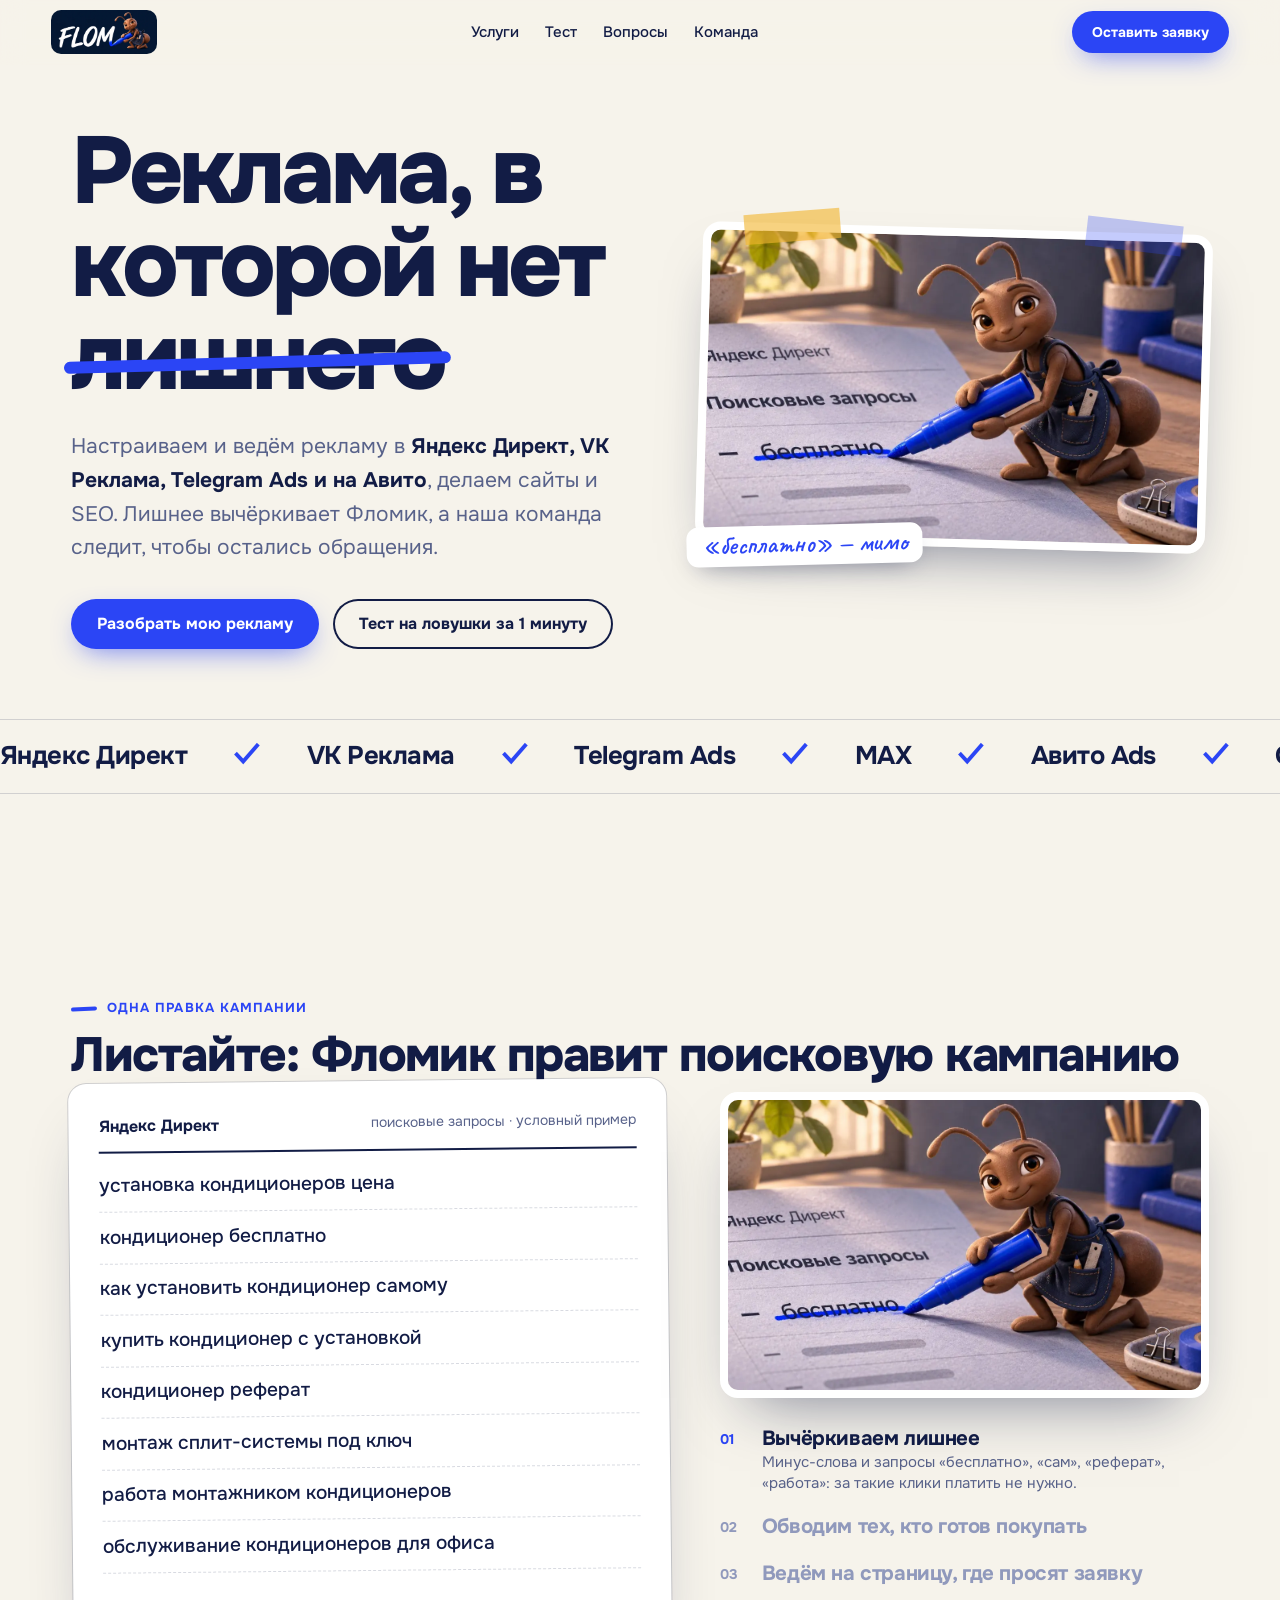
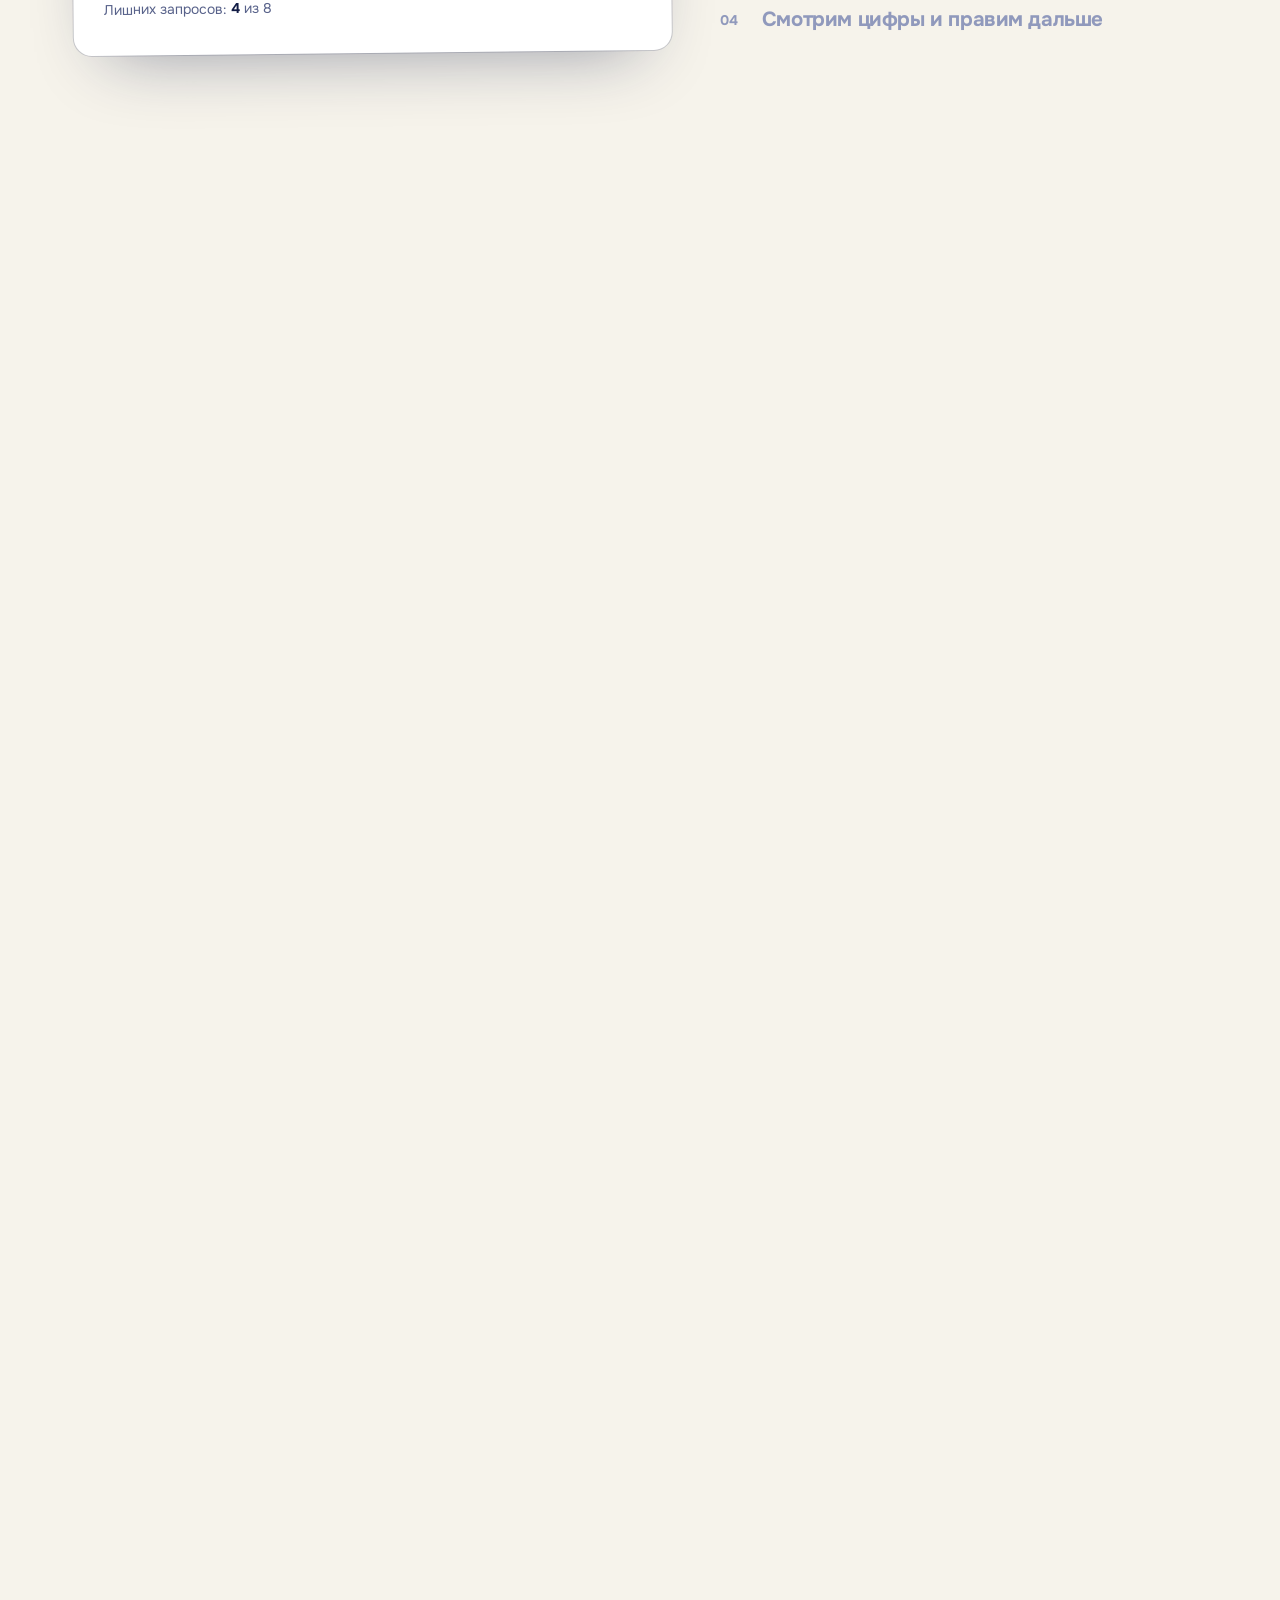
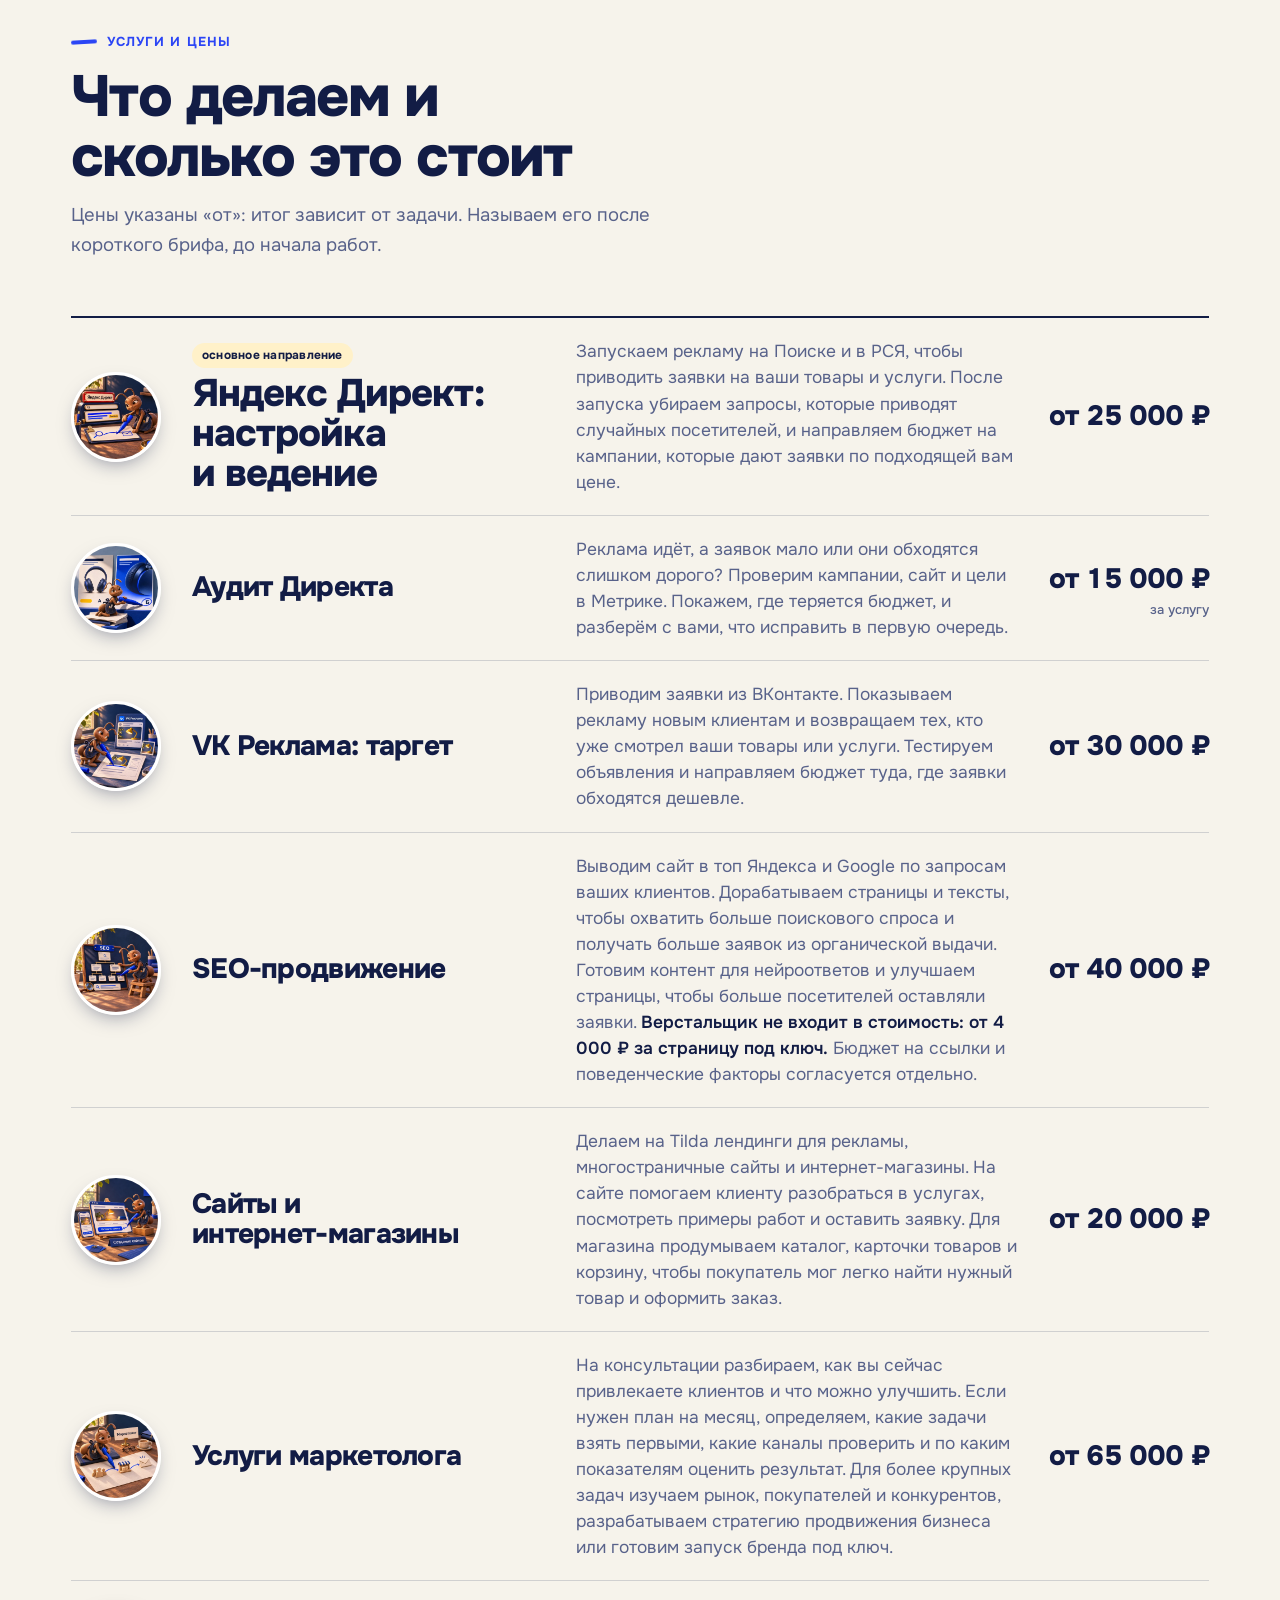
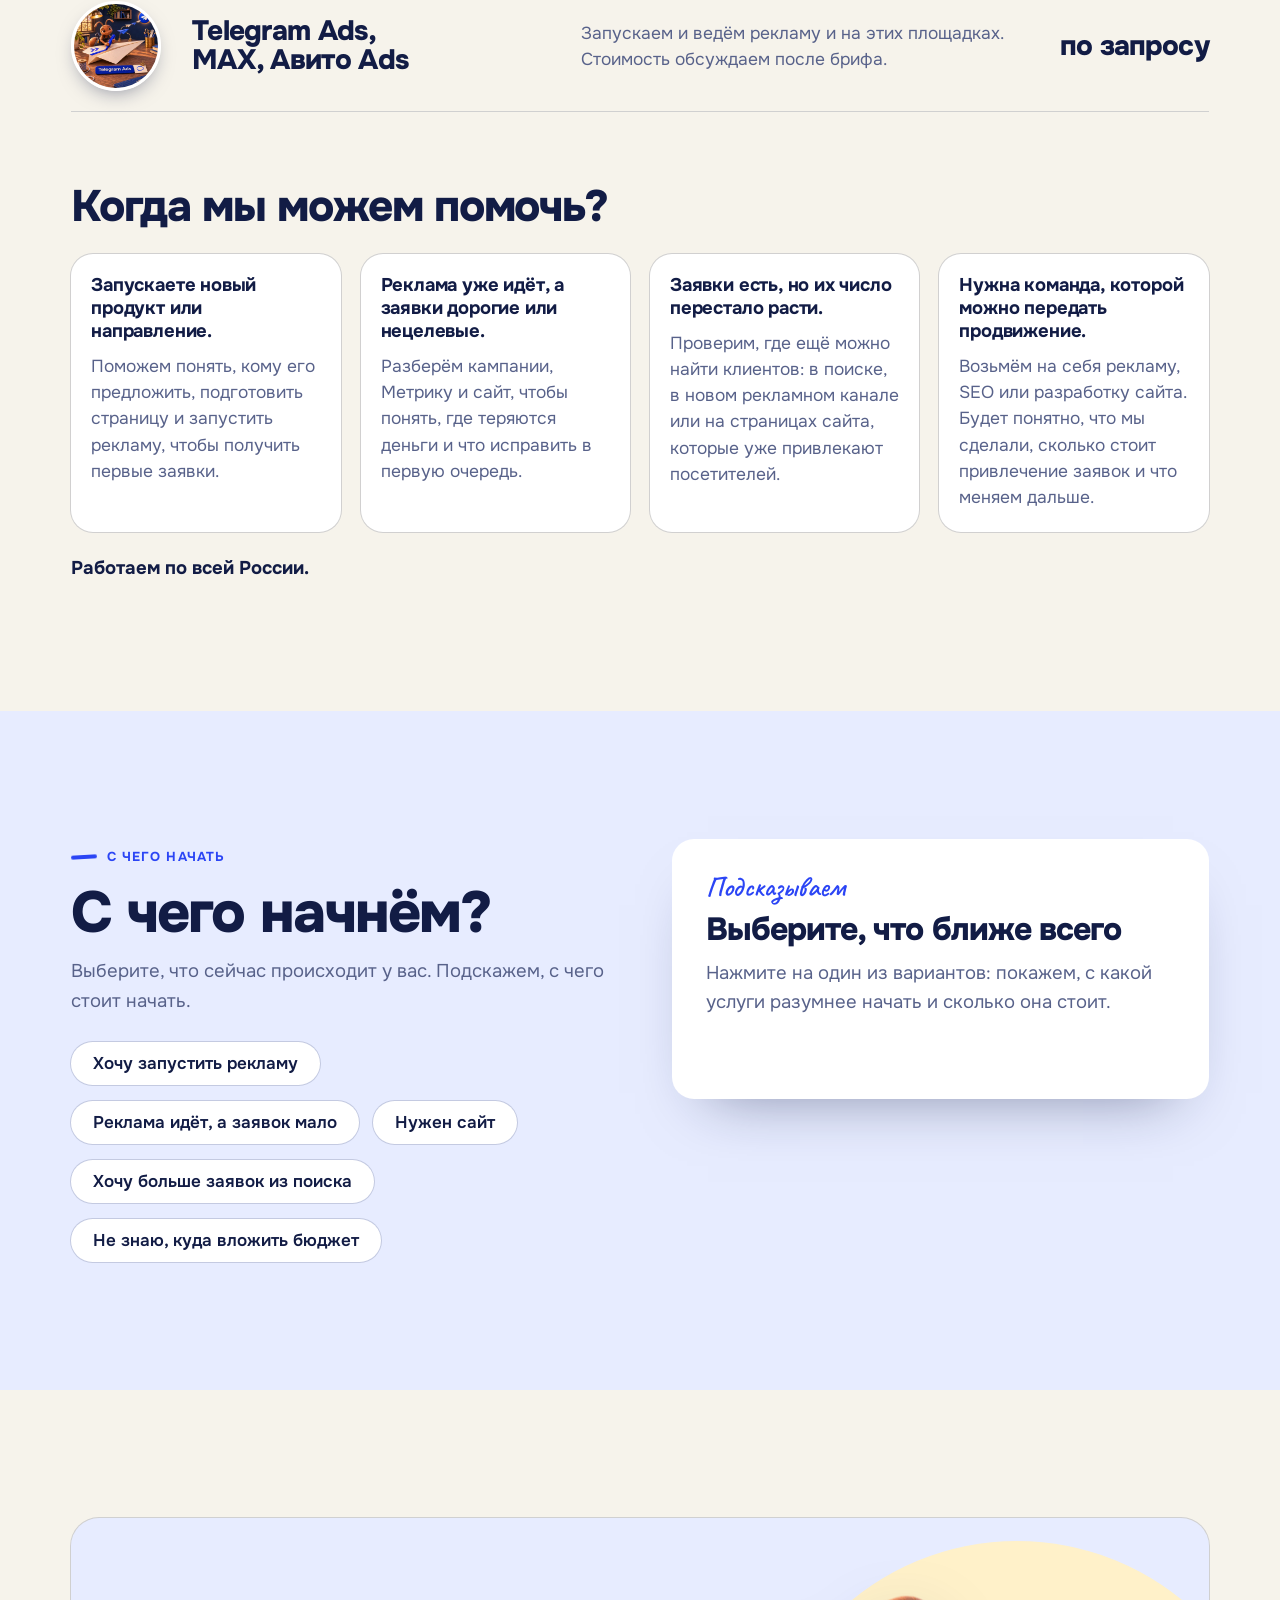
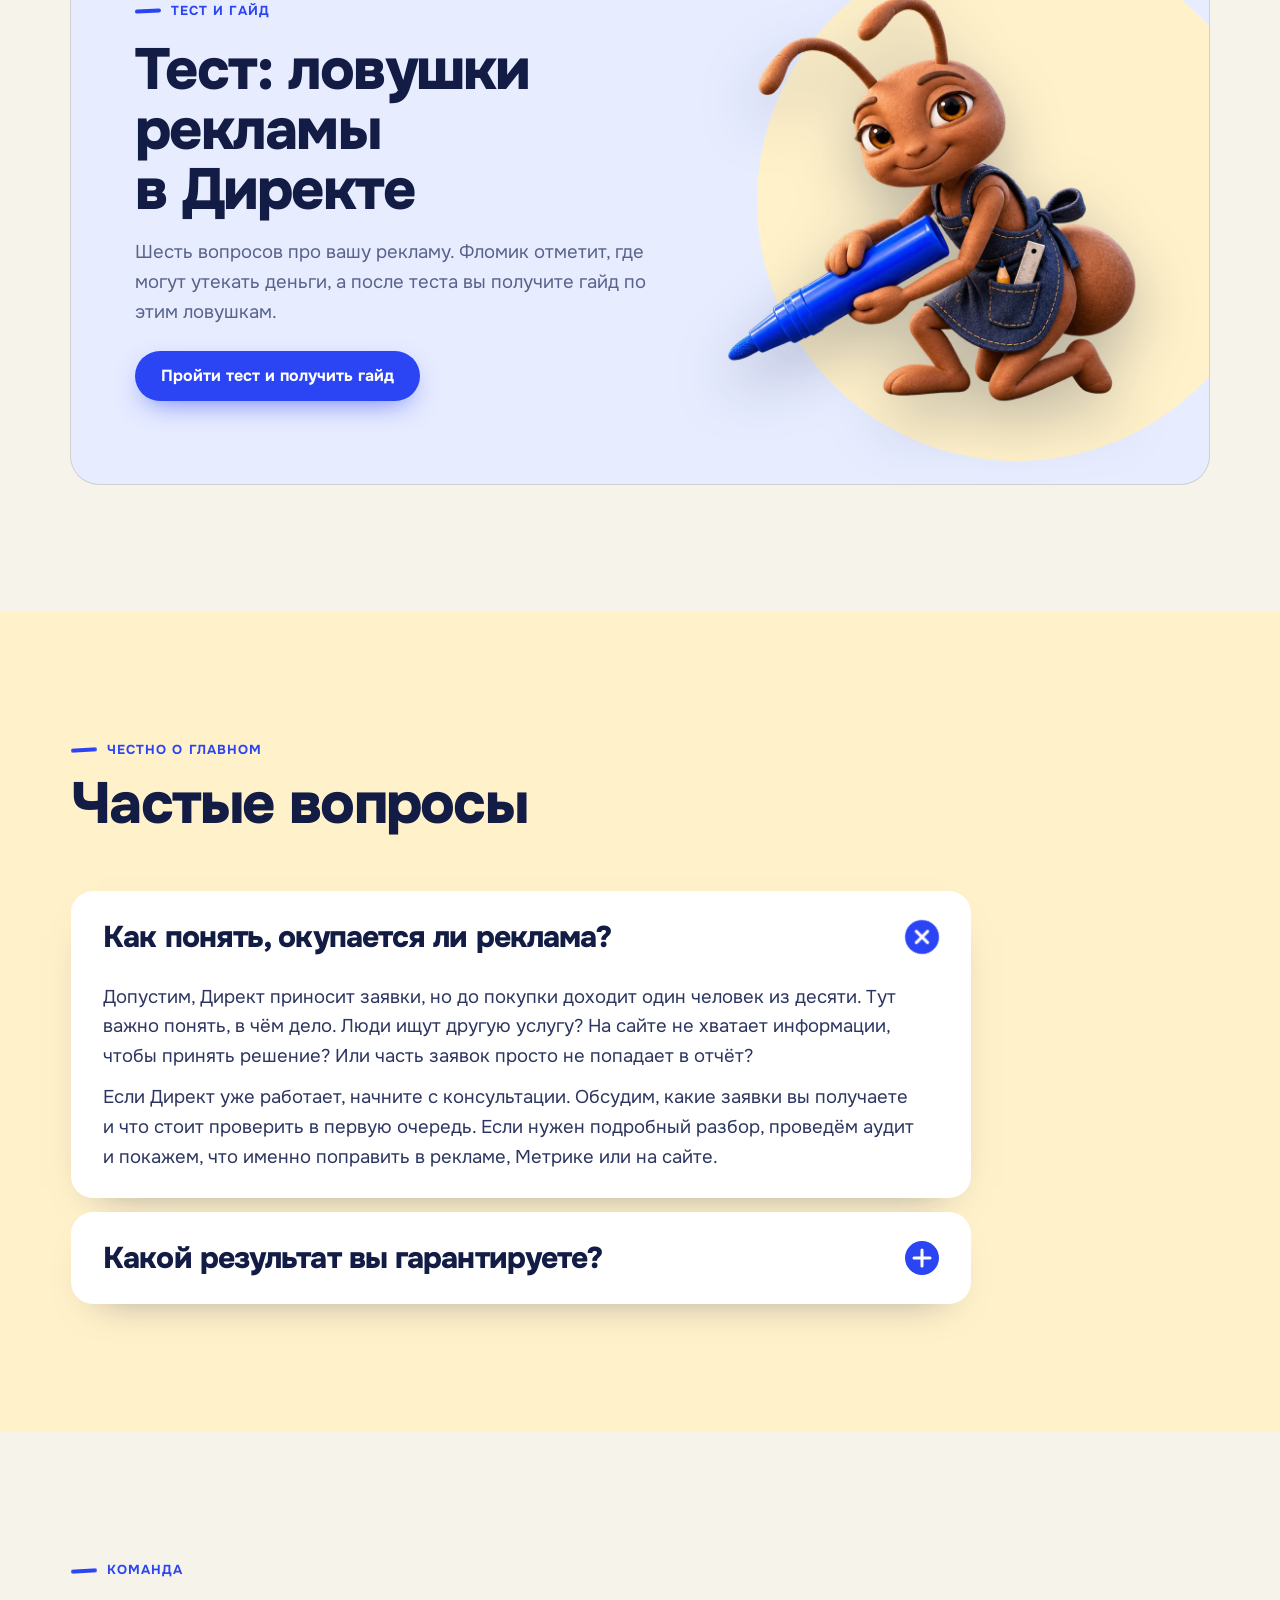
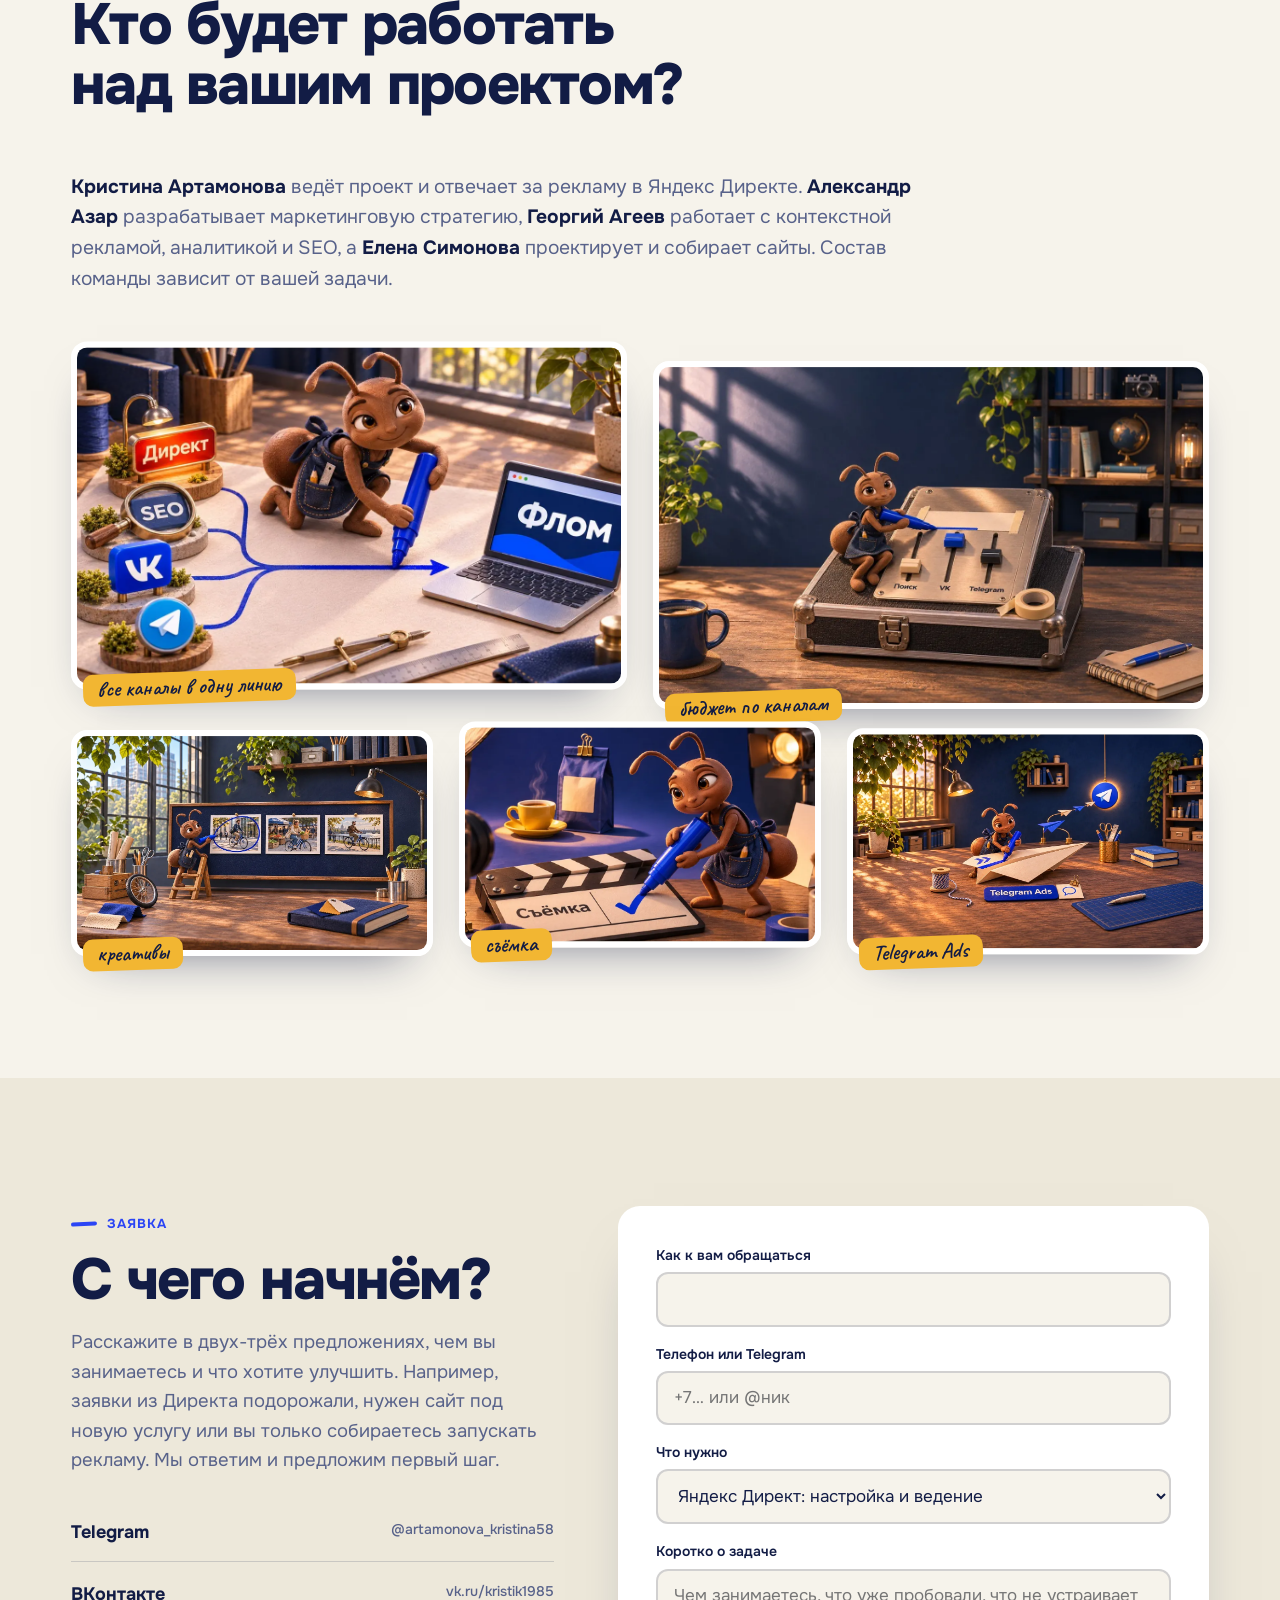
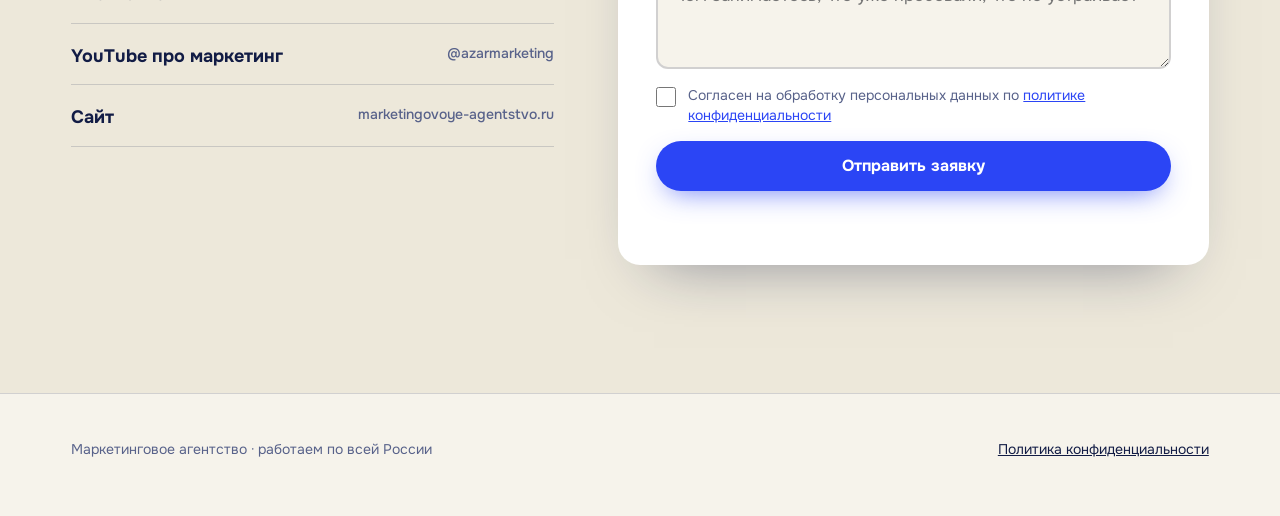
<file: index.html>
<!doctype html>
<html lang="ru">
<head>
<meta charset="utf-8">
<meta name="viewport" content="width=device-width, initial-scale=1">
<title>Маркетинговое агентство: Яндекс Директ, VK Реклама, SEO, сайты</title>
<meta name="description" content="Настраиваем и ведём рекламу в Яндекс Директ, VK Реклама, Telegram Ads и на Авито, делаем сайты и SEO. Директ от 25 000 ₽, аудит от 15 000 ₽. Работаем по всей России.">
<meta property="og:type" content="website">
<meta property="og:title" content="Маркетинговое агентство: реклама, в которой нет лишнего">
<meta property="og:description" content="Яндекс Директ, VK Реклама, Telegram Ads, Авито, сайты и SEO. Лишнее вычёркиваем, заявки оставляем.">
<meta property="og:image" content="https://murzzsite.github.io/artamonova-marketing/img/queries.webp">
<meta name="theme-color" content="#F6F3EB">
<link rel="icon" type="image/png" href="img/favicon.png">
<link rel="preconnect" href="https://fonts.googleapis.com">
<link rel="preconnect" href="https://fonts.gstatic.com" crossorigin>
<link href="https://fonts.googleapis.com/css2?family=Onest:wght@300..800&family=Caveat:wght@600&display=swap" rel="stylesheet">
<link rel="stylesheet" href="styles.css">
<script src="script.js" defer></script>
</head>
<body>
<a class="skip" href="#main">К содержимому</a>

<header class="bar" id="bar">
  <a class="logo" href="#top" aria-label="Фломик, маркетинговое агентство, наверх">
    <img src="img/logo-flom.webp" width="640" height="267" alt="Фломик: логотип">
  </a>
  <nav class="nav" aria-label="Разделы">
    <a href="#services" data-roll>Услуги</a>
    <a href="#test" data-roll>Тест</a>
    <a href="#faq" data-roll>Вопросы</a>
    <a href="#team" data-roll>Команда</a>
  </nav>
  <a class="btn btn--sm" href="#form" data-magnetic>Оставить заявку</a>
</header>

<main id="main">
<section class="hero" id="top">
  <div class="wrap">
    <div class="hero__grid">
      <div>
        <h1>
          <span class="h1a" data-wave data-wave-min="560" data-wave-max="800" data-wave-radius="180">Реклама, в которой нет</span>
          <span class="strike">лишнего</span>
        </h1>
        <p class="hero__sub">Настраиваем и ведём рекламу в <b>Яндекс Директ, VK Реклама, Telegram Ads и на Авито</b>, делаем сайты и SEO. Лишнее вычёркивает Фломик, а наша команда следит, чтобы остались обращения.</p>
        <div class="hero__cta">
          <a class="btn" href="#form" data-magnetic>Разобрать мою рекламу</a>
          <a class="btn btn--ghost" href="#test" data-magnetic>Тест на ловушки за 1 минуту</a>
        </div>
      </div>
      <figure class="frame" id="heroFrame">
        <img src="img/queries.webp" width="1280" height="720" alt="Фломик, мультяшный муравей с синим маркером, зачёркивает лишний запрос «бесплатно» в Яндекс Директе" fetchpriority="high">
        <figcaption>«бесплатно» — мимо</figcaption>
      </figure>
    </div>
  </div>
  <div class="ticker" aria-hidden="true"><div class="ticker__t"><span>Яндекс Директ</span><span>VK Реклама</span><span>Telegram Ads</span><span>MAX</span><span>Авито Ads</span><span>Сайты и магазины</span><span>SEO</span><span>Маркетолог</span><span>Яндекс Директ</span><span>VK Реклама</span><span>Telegram Ads</span><span>MAX</span><span>Авито Ads</span><span>Сайты и магазины</span><span>SEO</span><span>Маркетолог</span></div></div>
</section>

<section class="scene" id="scene" aria-labelledby="sceneH">
  <div class="scene__pin">
    <div class="wrap">
      <div class="scene__head">
        <span class="eyebrow" data-scramble>Одна правка кампании</span>
        <h2 id="sceneH">Листайте: Фломик правит поисковую кампанию</h2>
      </div>
      <div class="scene__grid">
        <div class="sheet" role="img" aria-label="Пример листа кампании: лишние запросы зачёркнуты, нужные обведены">
          <div class="sheet__top"><b>Яндекс Директ</b><span>поисковые запросы · условный пример</span></div>
          <ul class="qs">
            <li class="q"><span class="q__t is-good">установка кондиционеров цена</span></li>
            <li class="q"><span class="q__t is-junk">кондиционер бесплатно</span></li>
            <li class="q"><span class="q__t is-junk">как установить кондиционер самому</span></li>
            <li class="q"><span class="q__t is-good">купить кондиционер с установкой</span></li>
            <li class="q"><span class="q__t is-junk">кондиционер реферат</span></li>
            <li class="q"><span class="q__t is-good">монтаж сплит-системы под ключ</span></li>
            <li class="q"><span class="q__t is-junk">работа монтажником кондиционеров</span></li>
            <li class="q"><span class="q__t is-good">обслуживание кондиционеров для офиса</span></li>
          </ul>
          <div class="sheet__foot">
            <span>Лишних запросов: <b id="junkN">4</b> из 8</span>
            <span class="leads" aria-hidden="true"><span class="lead">+ заявка</span><span class="lead">+ заявка</span><span class="lead">+ заявка</span></span>
          </div>
        </div>
        <div>
          <figure class="shot" id="shot">
            <img src="img/queries.webp" width="1280" height="720" alt="Фломик вычёркивает лишний запрос" class="on" loading="lazy">
            <img src="img/geo.webp" width="1280" height="720" alt="Фломик обводит нужную аудиторию на карте" loading="lazy">
            <img src="img/landing.webp" width="1280" height="720" alt="Фломик рисует стрелку к кнопке «Оставить заявку»" loading="lazy">
            <img src="img/leads.webp" width="1280" height="720" alt="Фломик чертит график заявок" loading="lazy">
          </figure>
          <ol class="steps" id="steps">
            <li data-n="01" class="on"><div><b>Вычёркиваем лишнее</b><small>Минус-слова и запросы «бесплатно», «сам», «реферат», «работа»: за такие клики платить не нужно.</small></div></li>
            <li data-n="02"><div><b>Обводим тех, кто готов покупать</b><small>Оставляем запросы людей, которые ищут услугу, и аудиторию, где живут ваши клиенты.</small></div></li>
            <li data-n="03"><div><b>Ведём на страницу, где просят заявку</b><small>Объявление приводит не на главную, а туда, где понятно, что делать дальше.</small></div></li>
            <li data-n="04"><div><b>Смотрим цифры и правим дальше</b><small>Цели в Метрике показывают, какое объявление привело обращение. Остальное правим.</small></div></li>
          </ol>
        </div>
      </div>
    </div>
  </div>
</section>

<section class="sec" id="services">
  <div class="wrap">
    <div class="sec__head" data-reveal>
      <span class="eyebrow">Услуги и цены</span>
      <h2>Что делаем и сколько это стоит</h2>
      <p>Цены указаны «от»: итог зависит от задачи. Называем его после короткого брифа, до начала работ.</p>
    </div>
    <ul class="ledger" data-stagger>
      <li class="row row--main">
        <img class="row__img" src="img/svc-direct.webp" alt="Фломик настраивает Яндекс Директ" loading="lazy" width="90" height="90">
        <div><span class="tag">основное направление</span><h3>Яндекс Директ: настройка и ведение</h3></div>
        <p>Запускаем рекламу на Поиске и в РСЯ, чтобы приводить заявки на ваши товары и услуги. После запуска убираем запросы, которые приводят случайных посетителей, и направляем бюджет на кампании, которые дают заявки по подходящей вам цене.</p>
        <div class="price">от 25 000 ₽</div>
      </li>
      <li class="row">
        <img class="row__img" src="img/abtest.webp" alt="Фломик проверяет Директ" loading="lazy" width="90" height="90">
        <h3>Аудит Директа</h3>
        <p>Реклама идёт, а заявок мало или они обходятся слишком дорого? Проверим кампании, сайт и цели в Метрике. Покажем, где теряется бюджет, и разберём с вами, что исправить в первую очередь.</p>
        <div class="price">от 15 000 ₽<small>за услугу</small></div>
      </li>
      <li class="row">
        <img class="row__img" src="img/svc-vk.webp" alt="Фломик готовит рекламу VK" loading="lazy" width="90" height="90">
        <h3>VK Реклама: таргет</h3>
        <p>Приводим заявки из ВКонтакте. Показываем рекламу новым клиентам и возвращаем тех, кто уже смотрел ваши товары или услуги. Тестируем объявления и направляем бюджет туда, где заявки обходятся дешевле.</p>
        <div class="price">от 30 000 ₽</div>
      </li>
      <li class="row">
        <img class="row__img" src="img/svc-seo.webp" alt="Фломик продвигает сайт в поиске" loading="lazy" width="90" height="90">
        <h3>SEO-продвижение</h3>
        <p>Выводим сайт в топ Яндекса и Google по запросам ваших клиентов. Дорабатываем страницы и тексты, чтобы охватить больше поискового спроса и получать больше заявок из органической выдачи. Готовим контент для нейроответов и улучшаем страницы, чтобы больше посетителей оставляли заявки. <em>Верстальщик не входит в стоимость: от 4 000 ₽ за страницу под ключ.</em> Бюджет на ссылки и поведенческие факторы согласуется отдельно.</p>
        <div class="price">от 40 000 ₽</div>
      </li>
      <li class="row">
        <img class="row__img" src="img/svc-sites.webp" alt="Фломик делает сайт" loading="lazy" width="90" height="90">
        <h3>Сайты и интернет-магазины</h3>
        <p>Делаем на Tilda лендинги для рекламы, многостраничные сайты и интернет-магазины. На сайте помогаем клиенту разобраться в услугах, посмотреть примеры работ и оставить заявку. Для магазина продумываем каталог, карточки товаров и корзину, чтобы покупатель мог легко найти нужный товар и оформить заказ.</p>
        <div class="price">от 20 000 ₽</div>
      </li>
      <li class="row">
        <img class="row__img" src="img/svc-marketer.webp" alt="Фломик маркетолог" loading="lazy" width="90" height="90">
        <h3>Услуги маркетолога</h3>
        <p>На консультации разбираем, как вы сейчас привлекаете клиентов и что можно улучшить. Если нужен план на месяц, определяем, какие задачи взять первыми, какие каналы проверить и по каким показателям оценить результат. Для более крупных задач изучаем рынок, покупателей и конкурентов, разрабатываем стратегию продвижения бизнеса или готовим запуск бренда под ключ.</p>
        <div class="price">от 65 000 ₽</div>
      </li>
      <li class="row">
        <img class="row__img" src="img/svc-telegram.webp" alt="Фломик запускает Telegram Ads" loading="lazy" width="90" height="90">
        <h3>Telegram Ads, MAX, Авито Ads</h3>
        <p>Запускаем и ведём рекламу и на этих площадках. Стоимость обсуждаем после брифа.</p>
        <div class="price">по запросу</div>
      </li>
    </ul>
    <div class="help" data-reveal>
      <h3 class="help__h">Когда мы можем помочь?</h3>
      <ul class="help__list">
        <li><b>Запускаете новый продукт или направление.</b> Поможем понять, кому его предложить, подготовить страницу и запустить рекламу, чтобы получить первые заявки.</li>
        <li><b>Реклама уже идёт, а заявки дорогие или нецелевые.</b> Разберём кампании, Метрику и сайт, чтобы понять, где теряются деньги и что исправить в первую очередь.</li>
        <li><b>Заявки есть, но их число перестало расти.</b> Проверим, где ещё можно найти клиентов: в поиске, в новом рекламном канале или на страницах сайта, которые уже привлекают посетителей.</li>
        <li><b>Нужна команда, которой можно передать продвижение.</b> Возьмём на себя рекламу, SEO или разработку сайта. Будет понятно, что мы сделали, сколько стоит привлечение заявок и что меняем дальше.</li>
      </ul>
      <p class="help__geo">Работаем по всей России.</p>
    </div>
  </div>
</section>

<section class="sec pick" id="pick">
  <div class="wrap pick__box">
    <div data-reveal>
      <span class="eyebrow">С чего начать</span>
      <h2 style="margin:14px 0 14px">С чего начнём?</h2>
      <p class="pick__lead">Выберите, что сейчас происходит у вас. Подскажем, с чего стоит начать.</p>
      <div class="chips" id="chips" role="group" aria-label="Выберите, что сейчас происходит у вас">
        <button class="chip" type="button" data-k="launch" aria-pressed="false">Хочу запустить рекламу</button>
        <button class="chip" type="button" data-k="audit" aria-pressed="false">Реклама идёт, а заявок мало</button>
        <button class="chip" type="button" data-k="site" aria-pressed="false">Нужен сайт</button>
        <button class="chip" type="button" data-k="seo" aria-pressed="false">Хочу больше заявок из поиска</button>
        <button class="chip" type="button" data-k="plan" aria-pressed="false">Не знаю, куда вложить бюджет</button>
      </div>
    </div>
    <div class="answer" id="answer" aria-live="polite" data-reveal>
      <span class="hand">Подсказываем</span>
      <h3>Выберите, что ближе всего</h3>
      <p>Нажмите на один из вариантов: покажем, с какой услуги разумнее начать и сколько она стоит.</p>
    </div>
  </div>
</section>

<section class="sec" id="test">
  <div class="wrap">
    <div class="cta" data-reveal>
      <div class="cta__txt">
        <span class="eyebrow">Тест и гайд</span>
        <h2>Тест: ловушки рекламы в Директе</h2>
        <p>Шесть вопросов про вашу рекламу. Фломик отметит, где могут утекать деньги, а после теста вы получите гайд по этим ловушкам.</p>
        <a class="btn" id="botBtn" href="#form" data-magnetic>Пройти тест и получить гайд</a>
      </div>
      <img class="cta__ant" src="img/flomik.webp" width="900" height="900" alt="Фломик, мультяшный муравей в джинсовом фартуке, держит большой синий маркер" loading="lazy">
    </div>
  </div>
</section>

<section class="sec faq" id="faq">
  <div class="wrap">
    <div class="sec__head" data-reveal>
      <span class="eyebrow">Честно о главном</span>
      <h2>Частые вопросы</h2>
    </div>
    <div class="faq__list" data-stagger>
      <details open>
        <summary>Как понять, окупается ли реклама?</summary>
        <div class="faq__body">
          <p>Допустим, Директ приносит заявки, но до покупки доходит один человек из десяти. Тут важно понять, в чём дело. Люди ищут другую услугу? На сайте не хватает информации, чтобы принять решение? Или часть заявок просто не попадает в отчёт?</p>
          <p>Если Директ уже работает, начните с консультации. Обсудим, какие заявки вы получаете и что стоит проверить в первую очередь. Если нужен подробный разбор, проведём аудит и покажем, что именно поправить в рекламе, Метрике или на сайте.</p>
        </div>
      </details>
      <details>
        <summary>Какой результат вы гарантируете?</summary>
        <div class="faq__body">
          <p>До запуска обсуждаем, сколько заявок вам нужно и какая стоимость обращения подходит вашему бизнесу. Оцениваем спрос, бюджет и данные прошлых кампаний, если они есть. Берём проект в работу, когда видим, что цель достижима, и гарантируем согласованный результат. В отчётах показываем, сколько потратили, сколько заявок получили и во сколько они обошлись.</p>
        </div>
      </details>
    </div>
  </div>
</section>

<section class="sec" id="team">
  <div class="wrap">
    <div class="sec__head" data-reveal>
      <span class="eyebrow">Команда</span>
      <h2>Кто будет работать над вашим проектом?</h2>
    </div>
    <div class="team__txt" data-reveal>
      <p><b>Кристина Артамонова</b> ведёт проект и отвечает за рекламу в Яндекс Директе. <b>Александр Азар</b> разрабатывает маркетинговую стратегию, <b>Георгий Агеев</b> работает с контекстной рекламой, аналитикой и SEO, а <b>Елена Симонова</b> проектирует и собирает сайты. Состав команды зависит от вашей задачи.</p>
    </div>
    <div class="collage" id="collage">
      <figure class="c1"><img src="img/channels.webp" alt="Фломик сводит каналы Директ, SEO, VK и Telegram в одну линию к ноутбуку" loading="lazy" width="1280" height="720"><figcaption>все каналы в одну линию</figcaption></figure>
      <figure class="c2"><img src="img/mix.webp" alt="Фломик у пульта с ползунками Поиск, VK и Telegram" loading="lazy" width="1280" height="720"><figcaption>бюджет по каналам</figcaption></figure>
      <figure class="c3"><img src="img/creatives.webp" alt="Фломик выбирает креатив для рекламы на стенде с фото" loading="lazy" width="1280" height="720"><figcaption>креативы</figcaption></figure>
      <figure class="c4"><img src="img/shoot.webp" alt="Фломик у хлопушки на съёмке" loading="lazy" width="1280" height="720"><figcaption>съёмка</figcaption></figure>
      <figure class="c5"><img src="img/telegram.webp" alt="Фломик на бумажном самолётике Telegram Ads" loading="lazy" width="1280" height="720"><figcaption>Telegram Ads</figcaption></figure>
    </div>
  </div>
</section>

<section class="sec form" id="form">
  <div class="wrap form__box">
    <div data-reveal>
      <span class="eyebrow">Заявка</span>
      <h2 style="margin:14px 0 18px">С чего начнём?</h2>
      <p style="color:var(--mute)">Расскажите в двух-трёх предложениях, чем вы занимаетесь и что хотите улучшить. Например, заявки из Директа подорожали, нужен сайт под новую услугу или вы только собираетесь запускать рекламу. Мы ответим и предложим первый шаг.</p>
      <ul class="links">
        <li><a href="https://t.me/artamonova_kristina58" target="_blank" rel="noopener">Telegram <span>@artamonova_kristina58</span></a></li>
        <li><a href="https://vk.ru/kristik1985" target="_blank" rel="noopener">ВКонтакте <span>vk.ru/kristik1985</span></a></li>
        <li><a href="https://www.youtube.com/@azarmarketing" target="_blank" rel="noopener">YouTube про маркетинг <span>@azarmarketing</span></a></li>
        <li><a href="https://marketingovoye-agentstvo.ru" target="_blank" rel="noopener">Сайт <span>marketingovoye-agentstvo.ru</span></a></li>
      </ul>
    </div>
    <form class="fm" id="leadForm" novalidate data-reveal>
      <label>Как к вам обращаться<input type="text" name="name" autocomplete="name" required></label>
      <label>Телефон или Telegram<input type="text" name="contact" autocomplete="tel" required placeholder="+7… или @ник"></label>
      <label>Что нужно
        <select name="service" id="svc">
          <option>Яндекс Директ: настройка и ведение</option>
          <option>Аудит Директа</option>
          <option>VK Реклама</option>
          <option>Telegram Ads, MAX, Авито Ads</option>
          <option>SEO-продвижение</option>
          <option>Сайт или интернет-магазин</option>
          <option>Услуги маркетолога</option>
          <option>Пока не знаю, нужен совет</option>
        </select>
      </label>
      <label>Коротко о задаче<textarea name="comment" placeholder="Чем занимаетесь, что уже пробовали, что не устраивает"></textarea></label>
      <input class="hp" type="text" name="_gotcha" tabindex="-1" autocomplete="off" aria-hidden="true">
      <label class="agree"><input type="checkbox" name="consent" id="consent"><span>Согласен на обработку персональных данных по <a href="privacy.html" target="_blank" rel="noopener">политике конфиденциальности</a></span></label>
      <button class="btn" type="submit" data-magnetic>Отправить заявку</button>
      <p class="fm__msg" id="msg" role="status" aria-live="polite"></p>
    </form>
  </div>
</section>
</main>

<footer>
  <div class="wrap">
    <span>Маркетинговое агентство · работаем по всей России</span>
    <span><a href="privacy.html">Политика конфиденциальности</a></span>
  </div>
</footer>
</body>
</html>
</file>
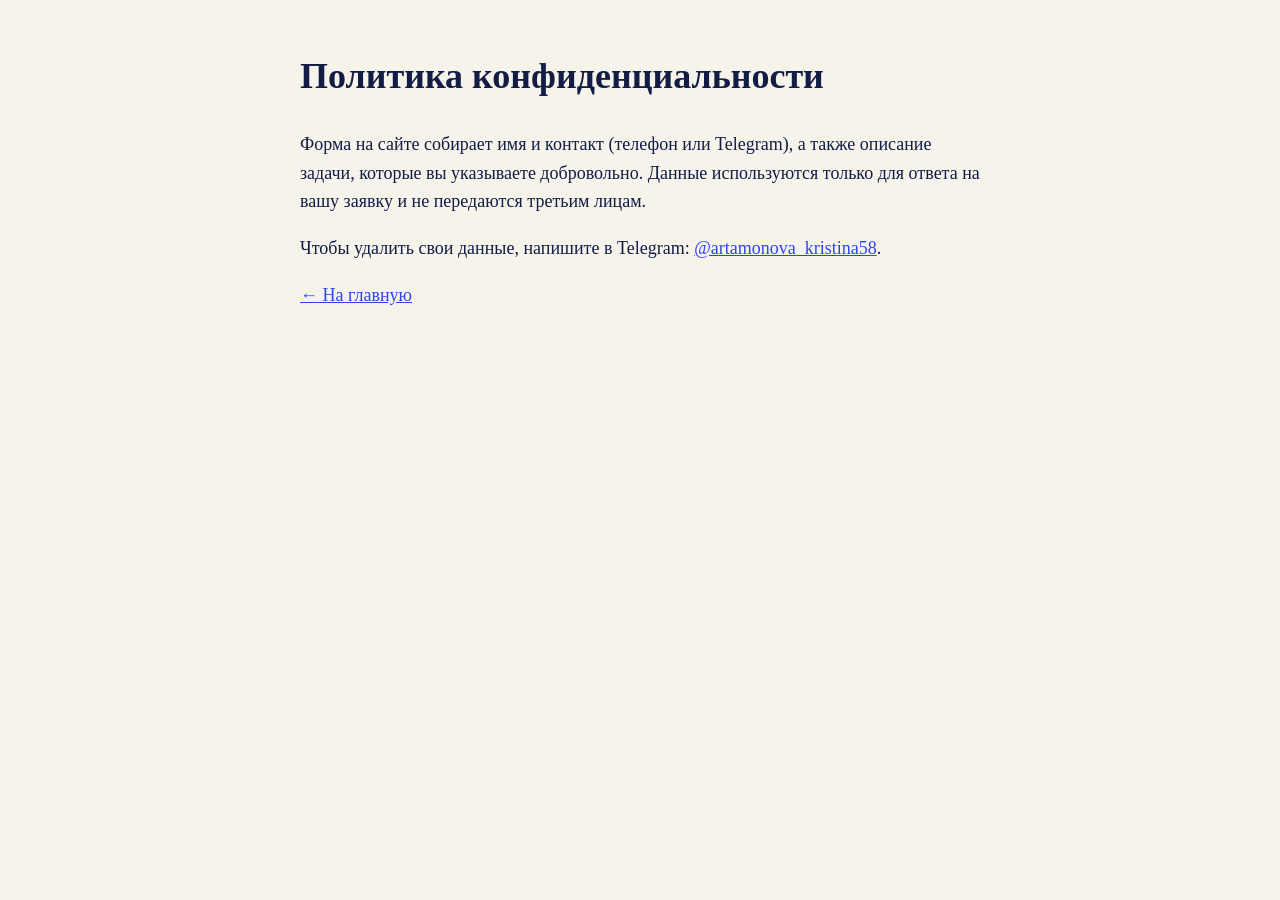
<file: privacy.html>
<!doctype html>
<html lang="ru"><head><meta charset="utf-8"><meta name="viewport" content="width=device-width, initial-scale=1"><title>Политика конфиденциальности</title>
<style>body{font:18px/1.6 Georgia,serif;max-width:680px;margin:48px auto;padding:0 20px;color:#121C45;background:#F6F3EB}a{color:#2B45F5}</style></head>
<body><h1>Политика конфиденциальности</h1>
<p>Форма на сайте собирает имя и контакт (телефон или Telegram), а также описание задачи, которые вы указываете добровольно. Данные используются только для ответа на вашу заявку и не передаются третьим лицам.</p>
<p>Чтобы удалить свои данные, напишите в Telegram: <a href="https://t.me/artamonova_kristina58">@artamonova_kristina58</a>.</p>
<!-- ЗАГЛУШКА: реквизиты оператора персональных данных (ФИО/наименование, ИНН) добавить после получения от клиента -->
<p><a href="index.html">← На главную</a></p></body></html>
</file>
<file: styles.css>
@property --a{syntax:'<angle>';inherits:true;initial-value:0deg}
:root{
  --paper:#F6F3EB;--paper2:#EDE8DA;--tint:#E7ECFF;--sun:#FFF1C9;--sun-d:#F2B632;
  --ink:#121C45;--mute:#58628A;--blue:#2B45F5;--blue-d:#1A2DBE;--line:rgba(18,28,69,.16);--white:#fff;
  --ff-d:'Onest',system-ui,-apple-system,'Segoe UI',Arial,sans-serif;--ff-h:'Caveat','Comic Sans MS',cursive;
  --r:22px;--gut:clamp(16px,4vw,56px);--max:1240px;
  --mk-bg:var(--paper);--mk-surface:#fff;--mk-text:var(--ink);--mk-muted:var(--mute);--mk-accent:var(--blue);--mk-on-accent:#fff;--mk-fill:rgba(18,28,69,.07);
}
*{box-sizing:border-box}
html{scroll-behavior:auto;-webkit-text-size-adjust:100%}
body{margin:0;background:var(--paper);color:var(--ink);font:400 clamp(16px,1.1vw + 12px,18.5px)/1.6 var(--ff-d);overflow-x:hidden}
img{max-width:100%;height:auto;display:block}
a{color:inherit}
h1,h2,h3{font-weight:800;letter-spacing:-.03em;line-height:1.04;margin:0;text-wrap:balance;overflow-wrap:anywhere}
h2{font-size:clamp(30px,5vw,58px)}
p{margin:0}
.wrap{max-width:var(--max);margin:0 auto;padding:0 var(--gut)}
.eyebrow{font-size:13px;font-weight:700;letter-spacing:.08em;text-transform:uppercase;color:var(--blue);display:inline-flex;gap:10px;align-items:center}
.eyebrow::before{content:'';width:26px;height:4px;border-radius:4px;background:var(--blue);transform:rotate(-3deg)}
.hand{font-family:var(--ff-h);font-weight:600;color:var(--blue)}
.skip{position:absolute;left:-999px}.skip:focus{left:8px;top:8px;background:#fff;padding:8px 12px;z-index:99}

/* marker strike (scrubbed or on load) */
.strike{position:relative;display:inline-block;--s:1}
.strike::after{content:'';position:absolute;left:-2%;right:-2%;top:54%;height:.13em;min-height:3px;border-radius:99px;background:var(--blue);transform-origin:left center;transform:rotate(-1.6deg) scaleX(var(--s));transition:transform .9s cubic-bezier(.7,0,.2,1) .5s}
.js .hero .strike{--s:0}.js.ready .hero .strike{--s:1}

/* top bar */
.bar{position:fixed;inset:0 0 auto 0;z-index:50;display:flex;align-items:center;justify-content:space-between;gap:16px;padding:10px var(--gut);background:rgba(246,243,235,.86);backdrop-filter:blur(12px);-webkit-backdrop-filter:blur(12px);border-bottom:1px solid transparent;transition:border-color .3s}
.bar.show{border-color:var(--line)}
.logo{display:flex;align-items:center;gap:10px;text-decoration:none;font-weight:800;letter-spacing:-.02em;line-height:1.05;font-size:15px}
.logo img{height:44px;width:auto;border-radius:10px;flex:none}
.nav{display:flex;gap:26px;font-weight:500;font-size:15px}
.nav a{text-decoration:none}
.btn{display:inline-flex;align-items:center;justify-content:center;gap:10px;min-height:50px;padding:0 26px;border:0;border-radius:99px;background:var(--blue);color:#fff;font:700 16px/1 var(--ff-d);text-decoration:none;cursor:pointer;box-shadow:0 10px 28px -10px rgba(43,69,245,.7);transition:background .2s}
.btn:hover{background:var(--blue-d)}
.btn--ghost{background:transparent;color:var(--ink);box-shadow:inset 0 0 0 2px var(--ink)}
.btn--ghost:hover{background:var(--ink);color:#fff}
.btn--sm{min-height:42px;padding:0 20px;font-size:14px}
:focus-visible{outline:3px solid var(--blue);outline-offset:3px;border-radius:6px}

/* hero */
.hero{padding:clamp(104px,14vh,150px) 0 40px;position:relative}
.hero__grid{display:grid;grid-template-columns:1.05fr .95fr;gap:clamp(28px,5vw,72px);align-items:center}
.hero h1{font-size:clamp(40px,7.4vw,98px);letter-spacing:-.045em;line-height:.98}
.h1a{display:block}
.hero__sub{margin-top:26px;max-width:34em;font-size:clamp(17px,1.2vw + 12px,21px);color:var(--mute)}
.hero__sub b{color:var(--ink);font-weight:700}
.hero__cta{display:flex;flex-wrap:wrap;gap:14px;margin-top:34px}
.frame{position:relative;margin:0;transform:rotate(1.6deg);transition:transform .6s cubic-bezier(.22,1,.36,1)}
.frame img{width:100%;aspect-ratio:16/10;object-fit:cover;border-radius:18px;border:8px solid #fff;box-shadow:0 30px 60px -28px rgba(18,28,69,.55)}
.frame::before,.frame::after{content:'';position:absolute;width:96px;height:30px;background:rgba(242,182,50,.62);z-index:2;top:-12px}
.frame::before{left:8%;transform:rotate(-6deg)}.frame::after{right:6%;transform:rotate(5deg);background:rgba(43,69,245,.28)}
.frame figcaption{position:absolute;left:-8px;bottom:-22px;background:#fff;padding:6px 16px 8px;border-radius:12px;font:600 26px/1 var(--ff-h);color:var(--blue);transform:rotate(-3deg);box-shadow:0 10px 24px -12px rgba(18,28,69,.5)}
.ticker{margin-top:70px;border-block:1px solid var(--line);overflow:hidden;white-space:nowrap}
.ticker__t{display:inline-flex;gap:46px;padding:16px 0;animation:tick 38s linear infinite;font-weight:700;font-size:clamp(18px,2vw,26px);letter-spacing:-.02em}
.ticker__t span::after{content:'✓';color:var(--blue);margin-left:46px;font-weight:800}
@keyframes tick{to{transform:translateX(-50%)}}

/* scene */
.scene{position:relative;height:430vh}
.scene__pin{position:sticky;top:0;height:100vh;height:100svh;padding-top:84px;display:flex;flex-direction:column;justify-content:center;gap:22px;overflow:hidden}
.scene__head{display:flex;flex-direction:column;gap:12px}
.scene__head h2{font-size:clamp(26px,4vw,48px)}
.scene__grid{display:grid;grid-template-columns:1.1fr .9fr;gap:clamp(24px,4vw,64px);align-items:center}
.sheet{background:#fff;border-radius:18px;padding:clamp(16px,2.4vw,30px);box-shadow:0 30px 70px -34px rgba(18,28,69,.45),0 0 0 1px var(--line);position:relative;transform:rotate(-.6deg)}
.sheet__top{display:flex;justify-content:space-between;flex-wrap:wrap;gap:4px 14px;padding-bottom:12px;border-bottom:2px solid var(--ink);font-size:14px}
.sheet__top b{font-size:16px}.sheet__top span{color:var(--mute)}
.qs{list-style:none;margin:0;padding:8px 0;display:grid}
.q{padding:clamp(5px,1.1vh,11px) 0;border-bottom:1px dashed var(--line);font-size:clamp(15px,1.5vw,21px);font-weight:500}
.q__t{position:relative;display:inline-block;--s:1;--a:360deg}
.js .q__t{--s:0;--a:0deg}
.q__t.is-junk::after{content:'';position:absolute;left:-4px;right:-4px;top:52%;height:5px;margin-top:-2px;border-radius:99px;background:var(--blue);transform-origin:left;transform:rotate(-1.2deg) scaleX(var(--s))}
.q__t.is-junk{transition:color .3s}.q__t.is-junk.done{color:#8b92b3}
.q__t.is-good::after{content:'';position:absolute;inset:-5px -12px;border:3px solid var(--blue);border-radius:50%/60%;-webkit-mask:conic-gradient(#000 var(--a),transparent 0);mask:conic-gradient(#000 var(--a),transparent 0);transform:rotate(-2deg);pointer-events:none}
.sheet__foot{display:flex;flex-wrap:wrap;gap:10px 18px;align-items:center;justify-content:space-between;padding-top:12px;font-size:14px;color:var(--mute)}
.sheet__foot b{color:var(--ink);font-variant-numeric:tabular-nums}
.leads{display:flex;gap:8px}
.lead{padding:6px 12px;border-radius:99px;background:var(--blue);color:#fff;font-weight:700;font-size:13px;opacity:1;transition:opacity .35s,transform .5s cubic-bezier(.34,1.56,.64,1)}
.js .lead{opacity:0;transform:scale(.6) translateY(8px)}
.js .lead.on{opacity:1;transform:none}
.shot{position:relative;margin:0;aspect-ratio:16/10;border-radius:18px;overflow:hidden;border:8px solid #fff;box-shadow:0 30px 60px -30px rgba(18,28,69,.55);background:var(--paper2)}
.shot img{position:absolute;inset:0;width:100%;height:100%;object-fit:cover;opacity:0;transform:scale(1.06);transition:opacity .6s,transform 1.2s cubic-bezier(.22,1,.36,1)}
.shot img.on,.shot img:only-child{opacity:1;transform:none}
.steps{list-style:none;margin:20px 0 0;padding:0;display:grid;gap:4px;}
.steps li{display:grid;grid-template-columns:34px 1fr;gap:8px;padding:8px 0;color:#9099BC;transition:color .3s}
.steps li::before{content:attr(data-n);font:700 14px/1.9 var(--ff-d);color:inherit}
.steps b{display:block;font-size:clamp(17px,1.6vw,22px);letter-spacing:-.02em;line-height:1.2}
.steps small{display:none;font-size:15px;color:var(--mute);margin-top:2px;line-height:1.4}
.steps li.on{color:var(--ink)}.steps li.on::before{color:var(--blue)}.steps li.on small{display:block}
.static.scene{height:auto}.static .scene__pin{position:static;height:auto;padding:90px 0 60px}.static .steps li{color:var(--ink)}.static .steps small{display:block}

/* services ledger */
.sec{padding:clamp(70px,10vw,130px) 0}
.sec__head{display:grid;gap:14px;margin-bottom:clamp(30px,5vw,56px);max-width:860px}
.sec__head p{color:var(--mute);max-width:36em}
.ledger{list-style:none;margin:0;padding:0;border-top:2px solid var(--ink)}
.row{display:grid;grid-template-columns:90px 1.2fr 1.5fr auto;gap:clamp(14px,2.4vw,34px);align-items:center;padding:20px 0;border-bottom:1px solid var(--line);position:relative;transition:background .3s}
.row:hover{background:linear-gradient(90deg,rgba(43,69,245,.06),transparent)}
.row__img{width:90px;aspect-ratio:1;border-radius:50%;object-fit:cover;border:3px solid #fff;box-shadow:0 8px 20px -8px rgba(18,28,69,.5);transition:transform .5s cubic-bezier(.34,1.56,.64,1)}
.row:hover .row__img{transform:scale(1.14) rotate(-5deg)}
.row h3{font-size:clamp(20px,2.2vw,28px);letter-spacing:-.025em}
.row p{color:var(--mute);font-size:.94em;line-height:1.5}
.row p em{font-style:normal;color:var(--ink);font-weight:600}
.price{font-weight:800;font-size:clamp(20px,2.2vw,28px);letter-spacing:-.03em;white-space:nowrap;font-variant-numeric:tabular-nums;text-align:right}
.price small{display:block;font:500 13px/1.3 var(--ff-d);letter-spacing:0;color:var(--mute)}
.tag{display:inline-block;margin-bottom:6px;padding:3px 10px;border-radius:99px;background:var(--sun);font-size:12px;font-weight:700;letter-spacing:.02em}
.row--main h3{font-size:clamp(24px,3vw,40px)}
.help{margin-top:clamp(40px,6vw,72px)}
.help__h{font-size:clamp(26px,3.6vw,44px);margin-bottom:24px}
.help__list{list-style:none;margin:0;padding:0;display:grid;grid-template-columns:repeat(4,1fr);gap:clamp(12px,1.6vw,20px)}
.help__list li{background:#fff;border-radius:var(--r);padding:20px 20px 22px;color:var(--mute);font-size:.94em;line-height:1.5;box-shadow:0 0 0 1px var(--line)}
.help__list b{display:block;color:var(--ink);font-size:1.06em;line-height:1.25;letter-spacing:-.01em;margin-bottom:10px}
.help__geo{margin-top:22px;font-weight:700;color:var(--ink)}

/* picker */
.pick{background:var(--tint)}
.pick__box{display:grid;grid-template-columns:1fr 1fr;gap:clamp(24px,5vw,70px);align-items:start}
.pick__lead{color:var(--mute);margin:0 0 26px;max-width:30em}
.chips{display:flex;flex-wrap:wrap;gap:16px 14px}
.chip{position:relative;border:0;background:#fff;padding:13px 22px;border-radius:99px;font:600 17px/1 var(--ff-d);color:var(--ink);cursor:pointer;box-shadow:0 0 0 1px var(--line);transition:transform .3s cubic-bezier(.34,1.56,.64,1)}
.chip:hover{transform:translateY(-2px) rotate(-1deg)}
.chip::after{content:'';position:absolute;inset:-6px -9px;border:3px solid var(--blue);border-radius:50%/70%;-webkit-mask:conic-gradient(#000 var(--a),transparent 0);mask:conic-gradient(#000 var(--a),transparent 0);transition:--a .7s cubic-bezier(.5,0,.2,1);transform:rotate(-2deg);pointer-events:none}
.chip[aria-pressed=true]{--a:360deg}
.answer{background:#fff;border-radius:var(--r);padding:clamp(20px,3vw,34px);box-shadow:0 30px 60px -36px rgba(18,28,69,.5);min-height:260px;display:flex;flex-direction:column;gap:12px}
.answer .hand{font-size:28px;line-height:1}
.answer h3{font-size:clamp(22px,2.6vw,32px)}
.answer p{color:var(--mute)}
.svcline{font-weight:700;color:var(--ink);padding:10px 14px;border-radius:12px;background:var(--tint);align-self:flex-start}
.answer .btn{align-self:flex-start;margin-top:auto}
.answer.swap{animation:swap .5s cubic-bezier(.22,1,.36,1)}
@keyframes swap{from{opacity:0;transform:translateY(14px) rotate(.6deg)}}

/* test / bot cta */
.cta{position:relative;display:grid;grid-template-columns:1.1fr .9fr;align-items:center;gap:clamp(16px,3vw,40px);background:var(--tint);border-radius:28px;padding:clamp(28px,5vw,64px) clamp(22px,5vw,64px);overflow:hidden;box-shadow:0 0 0 1px var(--line)}
.cta::before{content:'';position:absolute;right:-6%;top:50%;width:min(520px,60vw);aspect-ratio:1;transform:translateY(-50%);border-radius:50%;background:var(--sun)}
.cta__txt{position:relative;z-index:1;display:grid;gap:18px;justify-items:start}
.cta__txt p{color:var(--mute);max-width:30em}
.cta__txt .btn{margin-top:6px}
.cta__ant{position:relative;z-index:1;width:min(100%,460px);justify-self:center;filter:drop-shadow(0 24px 30px rgba(18,28,69,.28))}

/* faq */
.faq{background:var(--sun)}
.faq__list{display:grid;gap:14px;max-width:900px}
details{background:#fff;border-radius:var(--r);padding:0 clamp(18px,3vw,32px);box-shadow:0 18px 40px -28px rgba(18,28,69,.5)}
summary{list-style:none;cursor:pointer;display:flex;justify-content:space-between;gap:18px;align-items:center;padding:22px 0;font-size:clamp(20px,2.6vw,30px);font-weight:800;letter-spacing:-.03em}
summary::-webkit-details-marker{display:none}
summary::after{content:'';flex:none;width:34px;height:34px;border-radius:50%;background:var(--blue) url("data:image/svg+xml,%3Csvg xmlns='http://www.w3.org/2000/svg' viewBox='0 0 34 34'%3E%3Cpath d='M17 9v16M9 17h16' stroke='white' stroke-width='3' stroke-linecap='round'/%3E%3C/svg%3E");transition:transform .4s cubic-bezier(.34,1.56,.64,1)}
details[open] summary::after{transform:rotate(135deg)}
.faq__body{padding:0 0 26px;display:grid;gap:12px;max-width:44em;color:#2c3560}
.faq__body b{color:var(--ink)}

/* team collage */
.collage{display:grid;grid-template-columns:repeat(6,1fr);gap:clamp(12px,2vw,26px)}
.collage figure{margin:0;position:relative;will-change:transform}
.collage img{width:100%;aspect-ratio:16/10;object-fit:cover;border-radius:16px;border:6px solid #fff;box-shadow:0 24px 44px -26px rgba(18,28,69,.55)}
.collage figcaption{position:absolute;left:12px;bottom:-14px;background:var(--sun-d);color:var(--ink);padding:4px 14px 6px;border-radius:10px;font:600 22px/1 var(--ff-h);transform:rotate(-2deg)}
.c4 img{object-position:80% 50%}
.c1{grid-column:1/4}.c2{grid-column:4/7;margin-top:46px}.c3{grid-column:1/3}.c4{grid-column:3/5;margin-top:30px}.c5{grid-column:5/7}
.team__txt{max-width:46em;margin-bottom:56px;font-size:1.04em}
.team__txt p{color:var(--mute)}
.team__txt p b{color:var(--ink)}

/* form */
.form{background:var(--paper2)}
.form__box{display:grid;grid-template-columns:.9fr 1.1fr;gap:clamp(24px,5vw,70px);align-items:start}
.links{list-style:none;margin:28px 0 0;padding:0;display:grid;gap:4px}
.links a{display:flex;justify-content:space-between;gap:12px;padding:14px 0;border-bottom:1px solid var(--line);text-decoration:none;font-weight:700;font-size:18px}
.links a span{color:var(--mute);font-weight:500;font-size:14px;overflow-wrap:anywhere;text-align:right}
.fm{background:#fff;border-radius:var(--r);padding:clamp(20px,3vw,38px);display:grid;gap:16px;box-shadow:0 30px 60px -36px rgba(18,28,69,.5)}
.fm label{display:grid;gap:6px;font-weight:600;font-size:14px}
.fm input[type=text],.fm select,.fm textarea{width:100%;font:400 17px/1.3 var(--ff-d);padding:14px 16px;border-radius:12px;border:2px solid var(--line);background:var(--paper);color:var(--ink);transition:border-color .2s,background .2s}
.fm textarea{min-height:100px;resize:vertical}
.fm input:focus,.fm select:focus,.fm textarea:focus{outline:none;border-color:var(--blue);background:#fff}
.fm .hp{position:absolute;left:-9999px;width:1px;height:1px;opacity:0}
.fm label.agree{display:flex;gap:12px;align-items:flex-start;font-weight:400;font-size:14px;color:var(--mute);line-height:1.45}
.agree input{width:20px;height:20px;margin:2px 0 0;flex:none;accent-color:var(--blue)}
.agree a{color:var(--blue)}
.fm__msg{min-height:1.4em;font-size:14px;color:var(--blue-d);font-weight:600}
.fm__msg a{color:var(--blue);text-decoration:underline}
.fm .btn[disabled]{opacity:.6;cursor:wait}

footer{padding:44px 0 56px;border-top:1px solid var(--line);font-size:14px;color:var(--mute)}
footer .wrap{display:flex;flex-wrap:wrap;gap:12px 32px;justify-content:space-between}
footer a{color:var(--ink)}

@media (max-width:900px){
  .nav{display:none}
  .hero__grid,.pick__box,.form__box{grid-template-columns:1fr}
  .help__list{grid-template-columns:1fr 1fr}
  .cta{grid-template-columns:1fr;text-align:left}
  .cta__ant{width:min(70%,320px)}
  .cta::before{top:auto;bottom:4%;right:50%;transform:translateX(50%);width:78%}
  .hero{padding-top:96px}
  .frame{margin-bottom:30px}
  .row{grid-template-columns:64px 1fr;gap:6px 16px;align-items:start}
  .row__img{width:64px;grid-row:span 2}
  .row .price{grid-column:2;text-align:left}
  .scene{height:380vh}
  .scene__pin{padding-top:62px;gap:12px}
  .scene__grid{grid-template-columns:1fr;gap:12px}
  .sheet{transform:none;padding:12px 16px}
  .q{padding:4px 0;font-size:14.5px}
  .sheet__top{font-size:12px;padding-bottom:8px}.sheet__top b{font-size:14px}
  .sheet__foot{font-size:12px;padding-top:8px}
  .shot{aspect-ratio:16/10;height:21svh;width:auto;margin-inline:auto;border-width:5px}
  .steps{margin-top:6px}.steps li:not(.on){display:none}
  .steps b{font-size:17px}.steps small{font-size:13.5px}
  .scene__pin{justify-content:flex-start;padding-top:72px}
  .scene__head{gap:0}.scene__head h2{position:absolute;width:1px;height:1px;overflow:hidden;clip:rect(0 0 0 0)}.scene__head .eyebrow{font-size:11px}
  .sheet__top span{display:none}
  .static.scene .scene__pin{padding:80px 0 40px}.static .steps li:not(.on){display:grid}.static .shot{display:none}
  .collage{grid-template-columns:repeat(2,1fr)}
  .c1,.c2,.c3,.c4,.c5{grid-column:auto;margin-top:0}.c1{grid-column:1/3}
  .collage figcaption{font-size:18px}
  .ticker{margin-top:48px}
}
@media (max-width:560px){
  .help__list{grid-template-columns:1fr}
  .logo img{height:34px}
}
@media (prefers-reduced-motion:reduce){
  .ticker__t{animation:none}
  .strike::after,.chip::after,.shot img,.lead,.row__img{transition:none}
  .answer.swap{animation:none}
}
</file>
